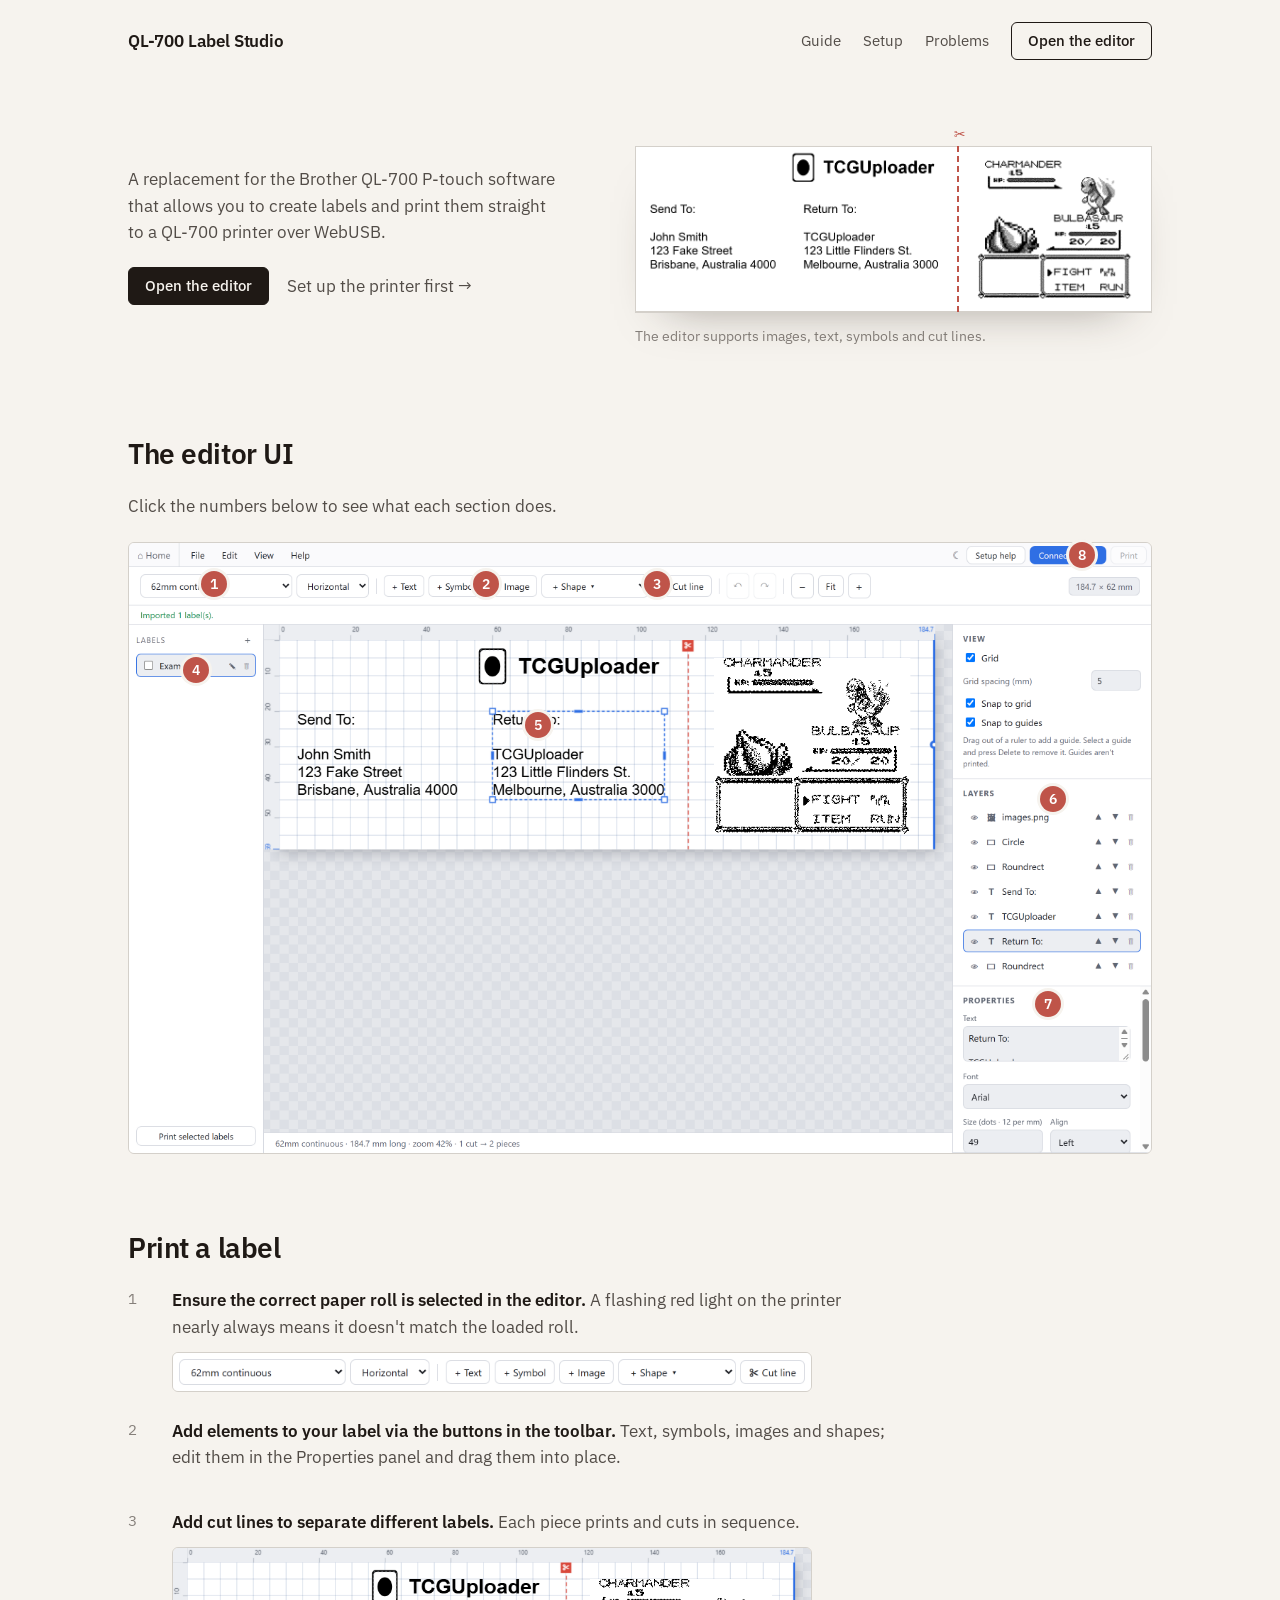
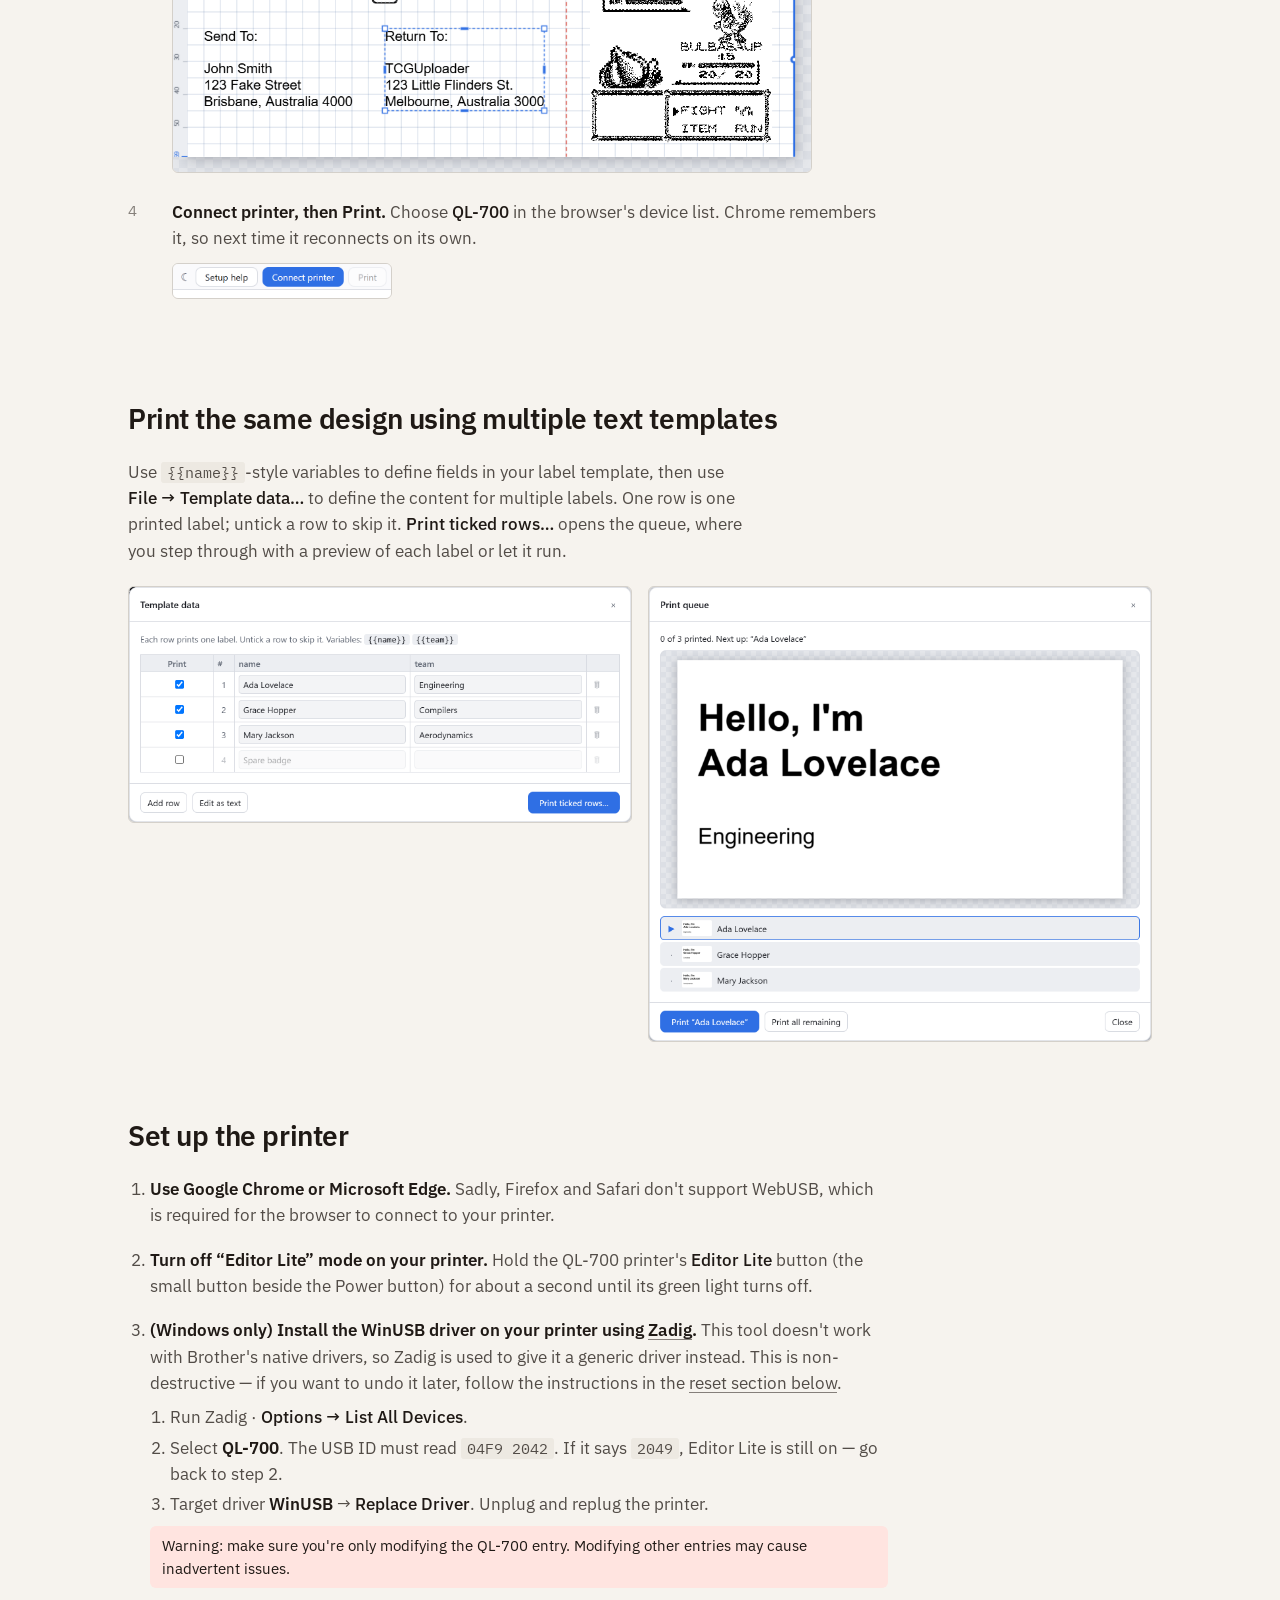
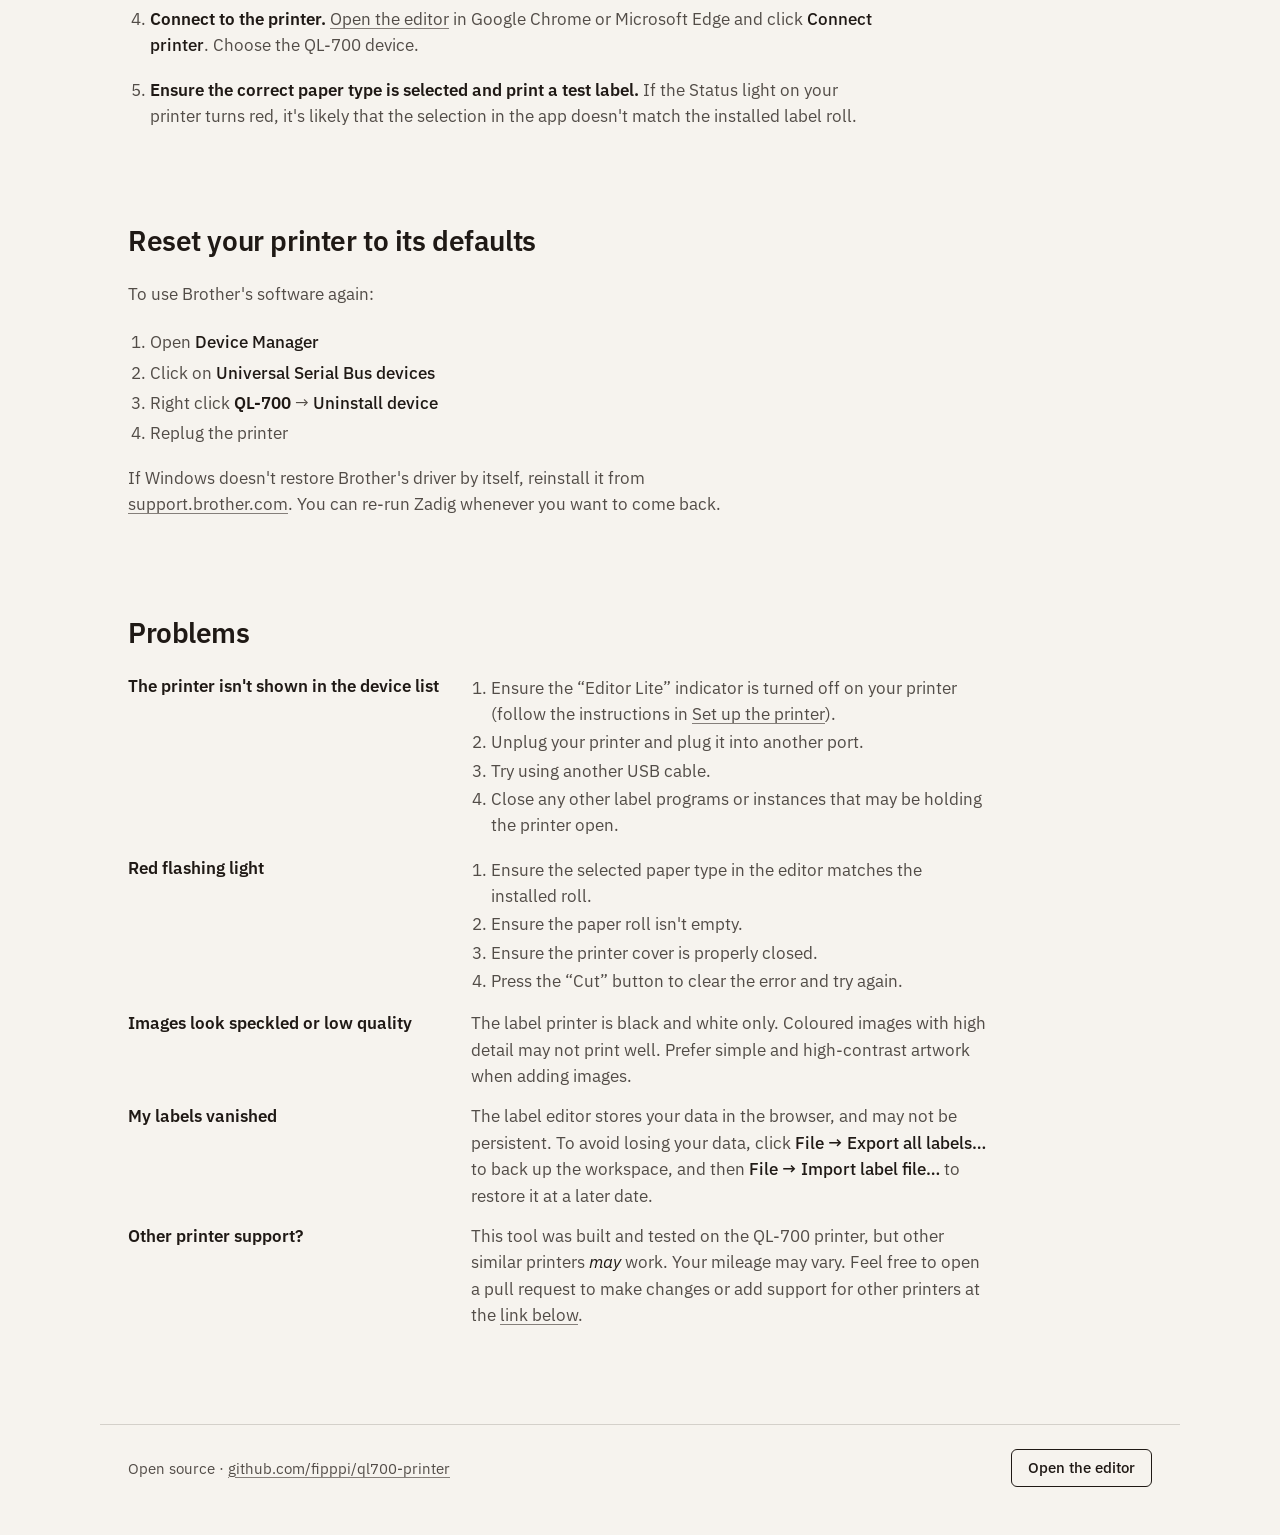
<file: index.html>
<!DOCTYPE html>
<html lang="en">
<head>
  <meta charset="UTF-8" />
  <meta name="viewport" content="width=device-width, initial-scale=1.0" />
  <title>QL-700 Label Studio</title>
  <meta name="description" content="Design and print labels on a Brother QL-700 from Chrome or Edge. No Brother drivers or software — the app drives the printer over WebUSB and runs entirely on your device." />
  <meta name="theme-color" content="#f5f2ec" />
  <link rel="manifest" href="manifest.webmanifest" />
  <link rel="icon" href="icons/icon-192.png" type="image/png" />
  <link rel="preconnect" href="https://fonts.googleapis.com" />
  <link rel="preconnect" href="https://fonts.gstatic.com" crossorigin />
  <link rel="stylesheet" href="https://fonts.googleapis.com/css2?family=IBM+Plex+Sans:ital,wght@0,400;0,500;0,600;1,400&family=IBM+Plex+Mono:wght@400;500&display=swap" />
  <link rel="stylesheet" href="landing.css" />
</head>
<body>
  <header class="top">
    <a class="brand" href="./">QL-700 Label Studio</a>
    <nav>
      <a href="#editor">Guide</a>
      <a href="#setup">Setup</a>
      <a href="#problems">Problems</a>
      <a class="btn" href="app.html">Open the editor</a>
    </nav>
  </header>

  <main>
    <section class="hero">
      <div class="hero-text">
        <p class="lede">A replacement for the Brother QL&#8209;700 P&#8209;touch software that allows you to create labels and print them straight to a QL&#8209;700 printer over WebUSB.</p>
        <p class="cta"><a class="btn primary" href="app.html">Open the editor</a> <a class="quiet" href="#setup">Set up the printer first →</a></p>
        <p id="browser-note" class="hidden notice">This browser has no WebUSB, so it can design but not print. Use Google Chrome or Microsoft Edge to print.</p>
      </div>
      <figure class="strip">
        <div class="paper">
          <img src="img/example-label.png" alt="Example label as it will print: a TCGUploader header with a logo, Send To and Return To address blocks, a cut line, then a dithered Game Boy battle screenshot." width="2182" height="696" />
          <span class="cutmark" style="left:62.3%"></span>
        </div>
        <figcaption>The editor supports images, text, symbols and cut lines.</figcaption>
      </figure>
    </section>

    <section id="editor" class="sec">
      <h2>The editor UI</h2>
      <p>Click the numbers below to see what each section does.</p>
      <figure class="annot">
        <img src="img/editor.png" alt="The QL-700 Label Studio editor with the example label open." width="2880" height="1720" />
        <button type="button" class="pin tip-left" style="left:8.4%;top:6.9%" aria-describedby="tip1">1<span class="tip" role="tooltip" id="tip1"><b>Label type</b>Match the roll that's loaded into your printer. For a continuous tape, drag the label's right edge to set its length.</span></button>
        <button type="button" class="pin" style="left:35%;top:6.9%" aria-describedby="tip2">2<span class="tip" role="tooltip" id="tip2"><b>Add elements</b>Text, symbols / glyphs, images (automatically dithered in black and white) or primitive shapes. Elements can be scaled, stretched and rotated.</span></button>
        <button type="button" class="pin" style="left:51.7%;top:6.9%" aria-describedby="tip3">3<span class="tip" role="tooltip" id="tip3"><b>Cut line</b>Add one or more cut lines to automatically separate the label into multiple parts while printing.</span></button>
        <button type="button" class="pin tip-left" style="left:6.6%;top:21%" aria-describedby="tip4">4<span class="tip" role="tooltip" id="tip4"><b>Labels</b>Create multiple labels in a single workspace that you can switch between. Auto saves in your browser.</span></button>
        <button type="button" class="pin" style="left:40%;top:30%" aria-describedby="tip5">5<span class="tip" role="tooltip" id="tip5"><b>Canvas</b>Rulers in millimetres. Drag from a ruler to add guide lines to help with positioning, similar to popular graphic design tools.</span></button>
        <button type="button" class="pin tip-right" style="left:90.3%;top:42%" aria-describedby="tip6">6<span class="tip" role="tooltip" id="tip6"><b>Layers</b>Order, show / hide and delete layers.</span></button>
        <button type="button" class="pin tip-right tip-up" style="left:89.8%;top:75.5%" aria-describedby="tip7">7<span class="tip" role="tooltip" id="tip7"><b>Properties</b>Refine the selected element's properties, such as font, size, alignment, fill etc.</span></button>
        <button type="button" class="pin tip-right" style="left:93.2%;top:2.2%" aria-describedby="tip8">8<span class="tip" role="tooltip" id="tip8"><b>Connect</b>Click to connect an attached printer (Chrome and Edge browsers only).</span></button>
      </figure>
    </section>

    <section class="sec">
      <h2>Print a label</h2>
      <ol class="steps">
        <li>
          <p><b>Ensure the correct paper roll is selected in the editor.</b> A flashing red light on the printer nearly always means it doesn't match the loaded roll.</p>
          <img src="img/toolbar.png" alt="The toolbar: tape dropdown, orientation, add text / symbol / image / shape, cut line." width="1642" height="98" />
        </li>
        <li><p><b>Add elements to your label via the buttons in the toolbar.</b> Text, symbols, images and shapes; edit them in the Properties panel and drag them into place.</p></li>
        <li><p><b>Add cut lines to separate different labels.</b> Each piece prints and cuts in sequence.</p>
          <img class="shadow" src="img/canvas.png" alt="The canvas showing the example label with a dashed red cut line between the addresses and the picture." width="1940" height="680" /></li>
        <li>
          <p><b>Connect printer, then Print.</b> Choose <i>QL-700</i> in the browser's device list. Chrome remembers it, so next time it reconnects on its own.</p>
          <img src="img/connect.png" alt="Setup help, Connect printer and Print buttons." width="580" height="90" />
        </li>
      </ol>
    </section>

    <section class="sec">
      <h2>Print the same design using multiple text templates</h2>
      <p>Use <code>{{name}}</code>-style variables to define fields in your label template, then use <i>File → Template data…</i> to define the content for multiple labels. One row is one printed label; untick a row to skip it. <i>Print ticked rows…</i> opens the queue, where you step through with a preview of each label or let it run.</p>
      <div class="pair">
        <img class="shadow" src="img/template.png" alt="Template data table with name and team columns and four rows." width="1520" height="712" />
        <img class="shadow" src="img/queue.png" alt="Print queue showing a preview of the first name badge and the list of rows to print." width="1520" height="1376" />
      </div>
    </section>

    <section id="setup" class="sec">
      <h2>Set up the printer</h2>
      <ol class="setup">
        <li><b>Use Google Chrome or Microsoft Edge.</b> Sadly, Firefox and Safari don't support WebUSB, which is required for the browser to connect to your printer.</li>
        <li><b>Turn off “Editor Lite” mode on your printer.</b> Hold the QL-700 printer's <i>Editor Lite</i> button (the small button beside the Power button) for about a second until its green light turns off.</li>
        <li><b>(Windows only) Install the WinUSB driver on your printer using <a href="https://zadig.akeo.ie" target="_blank" rel="noopener">Zadig</a>.</b> This tool doesn't work with Brother's native drivers, so Zadig is used to give it a generic driver instead. This is non-destructive — if you want to undo it later, follow the instructions in the <a href="#revert">reset section below</a>.
          <ol>
            <li>Run Zadig · <i>Options → List All Devices</i>.</li>
            <li>Select <b>QL-700</b>. The USB ID must read <code>04F9 2042</code>. If it says <code>2049</code>, Editor Lite is still on — go back to step 2.</li>
            <li>Target driver <b>WinUSB</b> → <i>Replace Driver</i>. Unplug and replug the printer.</li>
          </ol>
          <span class="note">Warning: make sure you're only modifying the QL-700 entry. Modifying other entries may cause inadvertent issues.</span>
        </li>
        <li><b>Connect to the printer.</b> <a href="app.html">Open the editor</a> in Google Chrome or Microsoft Edge and click <i>Connect printer</i>. Choose the QL-700 device.</li>
        <li><b>Ensure the correct paper type is selected and print a test label.</b> If the Status light on your printer turns red, it's likely that the selection in the app doesn't match the installed label roll.</li>
      </ol>
    </section>

    <section id="revert" class="sec">
      <h2>Reset your printer to its defaults</h2>
      <p>To use Brother's software again:</p>
      <ol>
        <li>Open <i>Device Manager</i></li>
        <li>Click on <i>Universal Serial Bus devices</i></li>
        <li>Right click <b>QL-700</b> → <i>Uninstall device</i></li>
        <li>Replug the printer</li>
      </ol>
      <p>If Windows doesn't restore Brother's driver by itself, reinstall it from <a href="https://support.brother.com" target="_blank" rel="noopener">support.brother.com</a>. You can re-run Zadig whenever you want to come back.</p>
    </section>

    <section id="problems" class="sec">
      <h2>Problems</h2>
      <dl>
        <dt>The printer isn't shown in the device list</dt>
        <dd>
          <ol>
            <li>Ensure the “Editor Lite” indicator is turned off on your printer (follow the instructions in <a href="#setup">Set up the printer</a>).</li>
            <li>Unplug your printer and plug it into another port.</li>
            <li>Try using another USB cable.</li>
            <li>Close any other label programs or instances that may be holding the printer open.</li>
          </ol>
        </dd>
        <dt>Red flashing light</dt>
        <dd>
          <ol>
            <li>Ensure the selected paper type in the editor matches the installed roll.</li>
            <li>Ensure the paper roll isn't empty.</li>
            <li>Ensure the printer cover is properly closed.</li>
            <li>Press the “Cut” button to clear the error and try again.</li>
          </ol>
        </dd>
        <dt>Images look speckled or low quality</dt>
        <dd>The label printer is black and white only. Coloured images with high detail may not print well. Prefer simple and high-contrast artwork when adding images.</dd>
        <dt>My labels vanished</dt>
        <dd>The label editor stores your data in the browser, and may not be persistent. To avoid losing your data, click <i>File → Export all labels…</i> to back up the workspace, and then <i>File → Import label file…</i> to restore it at a later date.</dd>
        <dt>Other printer support?</dt>
        <dd>This tool was built and tested on the QL-700 printer, but other similar printers <em>may</em> work. Your mileage may vary. Feel free to open a pull request to make changes or add support for other printers at the <a href="https://github.com/fipppi/ql700-printer" target="_blank" rel="noopener">link below</a>.</dd>
      </dl>
    </section>
  </main>

  <footer class="foot">
    <span>Open source · <a href="https://github.com/fipppi/ql700-printer" target="_blank" rel="noopener">github.com/fipppi/ql700-printer</a></span>
    <a class="btn" href="app.html">Open the editor</a>
  </footer>

  <script>
    if (!('usb' in navigator)) document.getElementById('browser-note').classList.remove('hidden');
    // Callout pins: hover/focus shows the tip via CSS; a tap (touch, no hover) toggles it.
    const pins = [...document.querySelectorAll('.annot .pin')];
    const closeAll = (except) => pins.forEach((p) => { if (p !== except) p.classList.remove('open'); });
    pins.forEach((p) => p.addEventListener('click', (e) => { e.stopPropagation(); closeAll(p); p.classList.toggle('open'); }));
    document.addEventListener('click', () => closeAll());
    document.addEventListener('keydown', (e) => { if (e.key === 'Escape') closeAll(); });
    if ('serviceWorker' in navigator && location.hostname !== 'localhost' && location.hostname !== '127.0.0.1') {
      navigator.serviceWorker.register('./sw.js').catch(() => {});
    }
  </script>
</body>
</html>
</file>
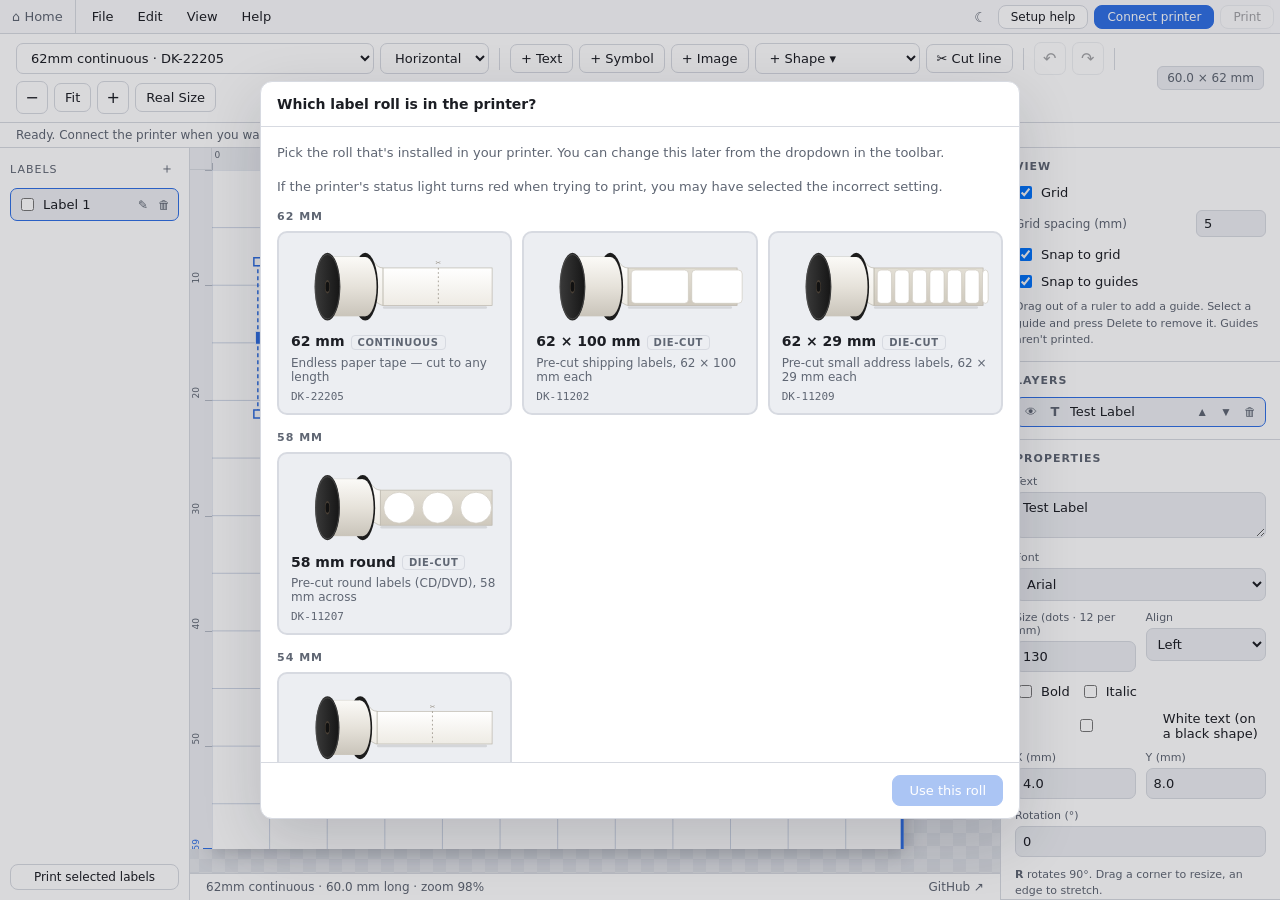
<file: app.html>
<!DOCTYPE html>
<html lang="en">
<head>
  <meta charset="UTF-8" />
  <meta name="viewport" content="width=device-width, initial-scale=1.0" />
  <title>QL-700 Label Studio</title>
  <meta name="theme-color" content="#fafafc" />
  <link rel="manifest" href="manifest.webmanifest" />
  <link rel="icon" href="icons/icon-192.png" type="image/png" />
  <script>
    // Apply the saved theme before the stylesheet paints so there's no flash. Light is the default.
    try { document.documentElement.dataset.theme = localStorage.getItem('ql700-theme') === 'dark' ? 'dark' : 'light'; } catch (_) {}
  </script>
  <link rel="stylesheet" href="style.css" />
</head>
<body>
  <!-- traditional menu bar -->
  <nav class="menubar" id="menubar">
    <a class="menubar-home" href="./" title="Home page: introduction and printer setup guide">⌂ Home</a>
    <div class="menu" data-menu="file">File
      <div class="dropdown">
        <button data-action="new-label">New label</button>
        <button data-action="import">Import label file…</button>
        <button data-action="import-pdf">Import shipping PDF…</button>
        <div class="mdiv"></div>
        <button data-action="export-label">Export this label…</button>
        <button data-action="export-project">Export all labels…</button>
        <div class="mdiv"></div>
        <button data-action="template">Template data…</button>
        <button data-action="print-selected">Print selected labels</button>
      </div>
    </div>
    <div class="menu" data-menu="edit">Edit
      <div class="dropdown">
        <button data-action="undo">Undo <span class="ks">Ctrl+Z</span></button>
        <button data-action="redo">Redo <span class="ks">Ctrl+Y</span></button>
        <div class="mdiv"></div>
        <button data-action="cut">Cut <span class="ks">Ctrl+X</span></button>
        <button data-action="copy">Copy <span class="ks">Ctrl+C</span></button>
        <button data-action="paste">Paste <span class="ks">Ctrl+V</span></button>
        <button data-action="delete">Delete <span class="ks">Del</span></button>
      </div>
    </div>
    <div class="menu" data-menu="view">View
      <div class="dropdown">
        <button data-action="toggle-grid" data-check="grid"><span class="tick">✓</span>Grid</button>
        <button data-action="toggle-snap-grid" data-check="snapGrid"><span class="tick">✓</span>Snap to grid</button>
        <button data-action="toggle-snap-guides" data-check="snapGuides"><span class="tick">✓</span>Snap to guides</button>
        <div class="mdiv"></div>
        <button data-action="zoom-in">Zoom in</button>
        <button data-action="zoom-out">Zoom out</button>
        <button data-action="zoom-fit">Fit label to window</button>
        <button data-action="toggle-real-size" data-check="realSize"><span class="tick">✓</span>Real Size</button>
        <div class="mdiv"></div>
        <button data-action="toggle-theme" data-check="dark"><span class="tick">✓</span>Dark theme</button>
      </div>
    </div>
    <div class="menu" data-menu="about">Help
      <div class="dropdown">
        <button data-action="help">Printer setup &amp; printing…</button>
        <button data-action="roll">Choose label roll…</button>
        <button data-action="home">Home page (full guide)</button>
        <div class="mdiv"></div>
        <button data-action="about">About QL-700 Label Studio</button>
      </div>
    </div>
    <div class="menubar-spacer"></div>
    <div class="menubar-conn">
      <button id="theme-btn" class="mini" title="Switch to dark theme">☾</button>
      <button id="help-btn" class="btn sm">Setup help</button>
      <button id="connect" class="btn primary sm" title="Connect to the QL-700 over USB">Connect printer</button>
      <button id="print" class="btn sm" disabled title="Connect the printer first">Print</button>
    </div>
  </nav>

  <header>
    <div class="toolbar">
      <select id="media" class="ctl" title="Tape — choose the roll that's loaded in the printer"></select>
      <select id="orientation" class="ctl" title="How the label is shown on screen">
        <option value="h">Horizontal</option>
        <option value="v">Vertical</option>
      </select>
      <span class="sep"></span>
      <button id="add-text" class="ctl" title="Add a text layer">+ Text</button>
      <button id="add-symbol" class="ctl" title="Add a symbol (★ ✓ ⚠ …)">+ Symbol</button>
      <button id="add-image" class="ctl" title="Add an image — it's converted to black &amp; white dots">+ Image</button>
      <select id="add-shape" class="ctl" title="Add a shape">
        <option value="">+ Shape ▾</option>
        <option value="rect">Rectangle</option>
        <option value="square">Square</option>
        <option value="roundrect">Rounded rectangle</option>
        <option value="circle">Circle</option>
      </select>
      <button id="add-cut" class="ctl" title="Add a cut line — the printer cuts the label into pieces here">✂ Cut line</button>
      <button id="tpl-btn" class="ctl accent hidden" title="Fill in the {{variables}} used on this label">▦ Template data</button>
      <input id="image-file" type="file" accept="image/*" hidden />
      <input id="import-file" type="file" accept=".json,application/json" hidden />
      <input id="import-pdf-file" type="file" accept=".pdf,application/pdf" multiple hidden />
      <span class="sep"></span>
      <button id="undo" class="ctl icon" title="Undo (Ctrl+Z)" disabled>↶</button>
      <button id="redo" class="ctl icon" title="Redo (Ctrl+Y)" disabled>↷</button>
      <span class="sep"></span>
      <button id="zoom-out" class="ctl icon" title="Zoom out">−</button>
      <button id="zoom-fit" class="ctl" title="Fit the label to the window">Fit</button>
      <button id="zoom-in" class="ctl icon" title="Zoom in">+</button>
      <button id="real-size" class="ctl toggle" title="Show the label at roughly its printed size (assumes a 96 dpi display). Click again to go back.">Real Size</button>
    </div>
    <div class="conn">
      <span id="dims-badge" class="badge" title="Label size: length × tape width"></span>
    </div>
  </header>

  <div id="status" class="status info">Ready.</div>

  <main>
    <aside class="filepicker">
      <div class="fp-head">
        <span>Labels</span>
        <button id="new-label" class="mini" title="New label">＋</button>
      </div>
      <div id="label-list" class="label-list"></div>
      <button id="print-selected" class="btn small full" title="Print every label ticked above, one after another">Print selected labels</button>
    </aside>

    <section class="stage-wrap">
      <div id="stage" class="stage">
        <div class="ruler-corner"></div>
        <canvas id="ruler-top" class="ruler-top"></canvas>
        <canvas id="ruler-left" class="ruler-left"></canvas>
        <div id="surface" class="surface">
          <canvas id="label" class="label-canvas"></canvas>
          <canvas id="overlay" class="overlay-canvas"></canvas>
        </div>
      </div>
      <div class="readout">
        <span id="readout"></span>
        <a class="readout-link" href="https://github.com/fipppi/ql700-printer" target="_blank" rel="noopener" title="Source code, issues and pull requests on GitHub">GitHub ↗</a>
      </div>
    </section>

    <aside class="sidebar">
      <div class="panel">
        <h2>View</h2>
        <div class="view-controls">
          <label class="chk"><input id="grid-on" type="checkbox" checked> Grid</label>
          <label class="vf">Grid spacing (mm)<input id="grid-size" type="number" min="1" max="30" step="0.5" value="5"></label>
          <label class="chk"><input id="snap-grid" type="checkbox" checked> Snap to grid</label>
          <label class="chk"><input id="snap-guides" type="checkbox" checked> Snap to guides</label>
          <div class="hint">Drag out of a ruler to add a guide. Select a guide and press Delete to remove it. Guides aren't printed.</div>
        </div>
      </div>
      <div class="panel">
        <h2>Layers</h2>
        <div id="layers" class="layers"></div>
      </div>
      <div class="panel grow">
        <h2>Properties</h2>
        <div id="props" class="props"></div>
      </div>
    </aside>
  </main>

  <!-- template data modal -->
  <div id="modal" class="modal hidden">
    <div class="modal-box">
      <div class="modal-head"><span>Template data</span><button id="modal-close" class="mini">×</button></div>
      <div class="modal-body">
        <div id="tpl-info" class="tpl-info"></div>
        <div class="tpl-table-wrap"><table id="tpl-table"></table></div>
        <textarea id="tpl-text" class="tpl-text hidden" spellcheck="false"></textarea>
      </div>
      <div class="modal-foot">
        <button id="tpl-add-row" class="ctl">Add row</button>
        <button id="tpl-free" class="ctl" title="Paste or type all rows as plain text">Edit as text</button>
        <span class="menubar-spacer"></span>
        <button id="tpl-print" class="btn primary">Print ticked rows…</button>
      </div>
    </div>
  </div>

  <!-- print queue modal -->
  <div id="printq" class="modal hidden">
    <div class="modal-box">
      <div class="modal-head"><span>Print queue</span><button id="pq-close" class="mini">×</button></div>
      <div class="modal-body">
        <div id="pq-progress" class="pq-progress"></div>
        <div id="pq-preview-wrap" class="pq-preview-wrap"><img id="pq-preview" class="pq-preview" alt="Preview of the selected label"></div>
        <div id="pq-list" class="pq-list"></div>
      </div>
      <div class="modal-foot">
        <button id="pq-next" class="btn primary">Print next ▶</button>
        <button id="pq-auto" class="ctl" title="Print every remaining label without stopping">Print all remaining</button>
        <span class="menubar-spacer"></span>
        <button id="pq-cancel" class="ctl">Cancel</button>
      </div>
    </div>
  </div>

  <!-- help modal -->
  <div id="help" class="modal hidden">
    <div class="modal-box">
      <div class="modal-head"><span>Printer setup &amp; printing</span><button id="help-close" class="mini">×</button></div>
      <div class="modal-body help-body">
        <p class="muted">Setup is a one-time job. The <a href="./">home page</a> has the same steps with screenshots.</p>

        <h3>1. Use Chrome or Edge</h3>
        <p>Printing uses WebUSB, which Firefox and Safari don't support. Open this page over HTTPS or <code>http://localhost</code>, not from a <code>file://</code> path.</p>

        <h3>2. Turn off Editor Lite on the printer</h3>
        <p>While the green <b>Editor Lite</b> light is on, the printer pretends to be a USB flash drive. <b>Hold the Editor Lite button for about a second until the light goes out.</b></p>

        <h3>3. Windows only: swap the driver with Zadig</h3>
        <p>Brother's driver blocks the browser, so give the printer the generic <b>WinUSB</b> driver instead. macOS and Linux usually don't need this.</p>
        <ol>
          <li>Download <b>Zadig</b> from <a href="https://zadig.akeo.ie" target="_blank" rel="noopener">zadig.akeo.ie</a> and run it.</li>
          <li>Choose <b>Options → List All Devices</b>.</li>
          <li>Select <b>QL-700</b> in the dropdown. The USB ID must read <code>04F9&nbsp;2042</code>. If it reads <code>2049</code>, Editor Lite is still on — go back to step 2.</li>
          <li>Set the target driver to <b>WinUSB</b> and click <b>Replace Driver</b>.</li>
          <li>Unplug the printer and plug it back in.</li>
        </ol>
        <p class="warn">Only change the QL-700 entry. Brother's own software won't print again until you restore its driver (step 6).</p>

        <h3>4. Connect</h3>
        <p>Click <b>Connect printer</b> (top right) and pick <b>QL-700</b> in the browser's device list. The status line turns green. Next time, the printer reconnects by itself.</p>

        <h3>5. Print</h3>
        <ul>
          <li>Choose the tape in the toolbar to match the roll that's loaded: <b>62 mm</b> or <b>29 mm continuous</b>, or a die-cut size such as <b>29×90 mm address labels</b>.</li>
          <li>Design the label, then click <b>Print</b>.</li>
          <li>A <b>flashing red light</b> on the printer almost always means the tape chosen here doesn't match the roll. Pick the matching size and press the printer's cut button to clear the error.</li>
        </ul>

        <h3>6. Restore Brother's driver</h3>
        <p>Open <b>Device Manager</b>, expand <b>Universal Serial Bus devices</b>, right-click <b>QL-700</b> → <b>Uninstall device</b> with <i>Attempt to remove the driver</i> ticked, then replug the printer. If Windows doesn't restore Brother's driver by itself, reinstall it from Brother's website.</p>
      </div>
    </div>
  </div>

  <!-- first-run: which label roll is loaded? -->
  <div id="roll-modal" class="modal hidden">
    <div class="modal-box">
      <div class="modal-head"><span>Which label roll is in the printer?</span><button id="roll-close" class="mini" title="Close">×</button></div>
      <div class="modal-body">
        <p class="roll-intro">Pick the roll that's installed in your printer. You can change this later from the dropdown in the toolbar.</p>
        <p class="roll-intro">If the printer's status light turns red when trying to print, you may have selected the incorrect setting.</p>
        <div id="roll-grid" class="roll-grid"></div>
      </div>
      <div class="modal-foot">
        <span class="menubar-spacer"></span>
        <button id="roll-use" class="btn primary" disabled>Use this roll</button>
      </div>
    </div>
  </div>

  <!-- unsupported browser warning -->
  <div id="browser-warn" class="modal hidden">
    <div class="modal-box sm">
      <div class="modal-head"><span>This browser can't print</span><button id="bw-close" class="mini">×</button></div>
      <div class="modal-body help-body">
        <p>Printing needs <b>WebUSB</b>, which only <b>Google Chrome</b>, <b>Microsoft Edge</b> and other Chromium browsers support.</p>
        <p>You can still design and export labels here. To print, open this page in Chrome or Edge.</p>
      </div>
    </div>
  </div>

  <!-- about modal -->
  <div id="about" class="modal hidden">
    <div class="modal-box sm">
      <div class="modal-head"><span>About</span><button id="about-close" class="mini">×</button></div>
      <div class="modal-body about-body">
        <p>This is a label editor / printer tool for the Brother QL-700 printer that runs solely in the browser without the need for proprietary Brother software (eg. P-Touch).</p>
        <p>Currently supports only the QL-700 printer. Feel free to open PRs or issues on <a href="https://github.com/fipppi/ql700-printer" target="_blank" rel="noopener">GitHub</a>.</p>
        <p class="muted">Vibe coded with love by <a href="https://github.com/fipppi" target="_blank" rel="noopener">fipppi</a>.</p>
      </div>
    </div>
  </div>

  <script type="module" src="js/app.js"></script>
  <script>
    // Offline support (GitHub Pages / any HTTPS host). Skipped on localhost so a
    // dev server's edits aren't masked by the cache.
    if ('serviceWorker' in navigator && location.hostname !== 'localhost' && location.hostname !== '127.0.0.1') {
      navigator.serviceWorker.register('./sw.js').catch(() => {});
    }
  </script>
</body>
</html>
</file>
<file: landing.css>
/* landing.css — a quiet, paper-and-ink page for the QL-700 Label Studio guide.
   Warm off-white ground (thermal paper), near-black ink, one muted accent used
   only where it means something (the cut-line coral on cut marks and callouts). */
:root {
  --paper: oklch(96.5% 0.008 80);
  --paper-2: oklch(93.5% 0.010 80);
  --ink: oklch(22% 0.012 60);
  --ink-2: oklch(42% 0.012 60);
  --ink-3: oklch(60% 0.010 60);
  --rule: oklch(86% 0.010 80);
  --accent: oklch(58% 0.14 28);      /* cut-line coral, toned down */
  --accent-soft: oklch(94% 0.03 28);
  --sans: "IBM Plex Sans", "Segoe UI", system-ui, sans-serif;
  --mono: "IBM Plex Mono", ui-monospace, Consolas, monospace;
  --measure: 62ch;
}
* { box-sizing: border-box; }
html { scroll-behavior: smooth; }
body {
  margin: 0; background: var(--paper); color: var(--ink);
  font-family: var(--sans); font-size: 17px; line-height: 1.55;
  -webkit-font-smoothing: antialiased;
}
a { color: inherit; text-underline-offset: 3px; text-decoration-color: var(--ink-3); }
a:hover { text-decoration-color: var(--ink); }
b { font-weight: 600; }
i { font-style: normal; color: var(--ink); font-weight: 500; }
code, kbd { font-family: var(--mono); font-size: 0.86em; background: var(--paper-2); padding: 1px 6px; border-radius: 3px; }
img { max-width: 100%; height: auto; display: block; }
.hidden { display: none !important; }
.muted { color: var(--ink-2); }

.btn {
  display: inline-block; padding: 9px 16px; border-radius: 6px; border: 1px solid var(--ink);
  color: var(--ink); text-decoration: none; font-weight: 500; font-size: 15px; line-height: 1.2;
  transition: background .15s cubic-bezier(.22,1,.36,1), color .15s cubic-bezier(.22,1,.36,1);
}
.btn:hover { background: var(--ink); color: var(--paper); }
.btn.primary { background: var(--ink); color: var(--paper); }
.btn.primary:hover { background: oklch(32% 0.012 60); }
.quiet { color: var(--ink-2); text-decoration: none; margin-left: 18px; }
.quiet:hover { color: var(--ink); }

/* header */
.top {
  display: flex; align-items: center; justify-content: space-between; gap: 24px;
  max-width: 1080px; margin: 0 auto; padding: 22px 28px;
}
.brand { font-weight: 600; text-decoration: none; letter-spacing: -0.01em; }
.top nav { display: flex; align-items: center; gap: 22px; font-size: 15px; }
.top nav a:not(.btn) { color: var(--ink-2); text-decoration: none; }
.top nav a:not(.btn):hover { color: var(--ink); }

/* layout */
main { max-width: 1080px; margin: 0 auto; padding: 0 28px; }
.sec { padding: clamp(40px, 7vw, 72px) 0 0; }
.sec > h2 { font-size: clamp(22px, 2.6vw, 28px); font-weight: 600; letter-spacing: -0.015em; margin: 0 0 18px; }
.sec > p { max-width: var(--measure); margin: 0 0 22px; color: var(--ink-2); }
.sec > p i, .sec > p b { color: var(--ink); }

/* hero: text on the left, the printed strip on the right */
.hero { display: grid; grid-template-columns: minmax(0, 5fr) minmax(0, 6fr); gap: clamp(32px, 6vw, 80px); align-items: center; padding: clamp(32px, 6vw, 64px) 0 12px; }
.hero p { color: var(--ink-2); margin: 0 0 22px; max-width: 46ch; }
.cta { display: flex; align-items: center; flex-wrap: wrap; }
.notice { font-size: 15px; padding: 10px 14px; background: var(--accent-soft); border-radius: 6px; color: var(--ink); }

.strip { margin: 0; }
.paper { position: relative; background: #fbfaf7; border: 1px solid var(--rule); box-shadow: 0 1px 0 var(--rule), 0 24px 48px -32px oklch(30% 0.02 60 / 0.5); }
.paper img { image-rendering: auto; }
.cutmark { position: absolute; top: -1px; bottom: -1px; border-left: 2px dashed var(--accent); }
.cutmark::before { content: "✂"; position: absolute; top: -22px; left: -8px; color: var(--accent); font-size: 14px; background: var(--paper); padding: 0 3px; }
.strip figcaption { font-size: 14px; color: var(--ink-3); margin-top: 14px; }

/* annotated editor screenshot: numbered pins with hover / focus / tap tooltips */
.annot { position: relative; margin: 0; }
.annot > img { border: 1px solid var(--rule); border-radius: 6px; }
.pin {
  position: absolute; transform: translate(-50%, -50%); width: 26px; height: 26px; border-radius: 50%; border: 0; padding: 0;
  background: var(--accent); color: #fff; font: 600 14px/1 var(--sans); display: grid; place-items: center; cursor: pointer;
  box-shadow: 0 0 0 3px var(--paper); transition: box-shadow .15s cubic-bezier(.22,1,.36,1);
}
.pin:hover, .pin:focus-visible, .pin.open { box-shadow: 0 0 0 3px var(--paper), 0 0 0 5px var(--accent); z-index: 3; }
.pin:focus-visible { outline: 2px solid var(--ink); outline-offset: 3px; }
.tip {
  position: absolute; top: calc(100% + 10px); left: 50%; transform: translateX(-50%);
  width: max-content; max-width: min(280px, 78vw); padding: 10px 13px; border-radius: 8px; text-align: left;
  background: var(--ink); color: var(--paper); font: 400 14px/1.45 var(--sans); cursor: default;
  box-shadow: 0 10px 30px -10px oklch(20% 0.02 60 / 0.6);
  opacity: 0; visibility: hidden; transition: opacity .12s ease-out, visibility .12s;
}
.tip b { display: block; color: #fff; font-weight: 600; margin-bottom: 3px; }
.tip i { color: #fff; }
.tip kbd { background: oklch(35% 0.012 60); color: #fff; border: 0; }
.tip::before { content: ""; position: absolute; bottom: 100%; left: 50%; margin-left: -6px; border: 6px solid transparent; border-bottom-color: var(--ink); }
.pin:hover .tip, .pin:focus-visible .tip, .pin.open .tip { opacity: 1; visibility: visible; }
/* anchor the bubble to the pin's edge near the screenshot's sides, or open upward near the bottom */
.pin.tip-left .tip { left: -8px; transform: none; }
.pin.tip-left .tip::before { left: 14px; margin-left: 0; }
.pin.tip-right .tip { left: auto; right: -8px; transform: none; }
.pin.tip-right .tip::before { left: auto; right: 14px; margin-left: 0; }
.pin.tip-up .tip { top: auto; bottom: calc(100% + 10px); }
.pin.tip-up .tip::before { bottom: auto; top: 100%; border-bottom-color: transparent; border-top-color: var(--ink); }

/* numbered steps with inline crops */
.steps { list-style: none; padding: 0; margin: 0; counter-reset: s; max-width: 760px; }
.steps li { counter-increment: s; position: relative; padding: 0 0 26px 44px; }
.steps li::before { content: counter(s); position: absolute; left: 0; top: 0; font-family: var(--mono); color: var(--ink-3); font-size: 15px; line-height: 1.55; }
.steps p { margin: 0 0 12px; color: var(--ink-2); }
.steps p b, .steps p i { color: var(--ink); }
.steps img { border: 1px solid var(--rule); border-radius: 6px; }
.steps img[src$="toolbar.png"] { max-width: 640px; }
.steps img[src$="connect.png"] { max-width: 220px; }
.steps img[src$="canvas.png"] { max-width: 640px; }
.sec > img.shadow { max-width: 820px; }
.shadow { border: 1px solid var(--rule); border-radius: 6px; }
.pair { display: grid; grid-template-columns: 1fr 1fr; gap: 16px; align-items: start; }

/* setup */
.setup { max-width: 760px; padding-left: 22px; margin: 0 0 8px; }
.setup > li { margin: 0 0 18px; color: var(--ink-2); }
.setup > li b, .setup > li i { color: var(--ink); }
.setup ol { margin: 8px 0; padding-left: 20px; }
.setup ol li { margin: 4px 0; }
.setup .note { display: block; margin-top: 8px; padding: 8px 12px; background: var(--accent-soft); border-radius: 6px; font-size: 15px; color: var(--ink); }

/* reset */
#revert ol { max-width: var(--measure); padding-left: 22px; margin: 0 0 18px; color: var(--ink-2); }
#revert li { margin: 4px 0; }
#revert li b, #revert li i { color: var(--ink); }

/* problems */
dl { display: grid; grid-template-columns: max-content 1fr; gap: 14px 32px; max-width: 860px; margin: 0; }
dt { font-weight: 600; }
dd { margin: 0; color: var(--ink-2); }
dd i, dd em { color: var(--ink); }
dd em { font-style: italic; }
dd ol { margin: 0; padding-left: 20px; }
dd li { margin: 2px 0; }

.foot {
  display: flex; align-items: center; justify-content: space-between; gap: 16px; flex-wrap: wrap;
  max-width: 1080px; margin: clamp(56px, 8vw, 96px) auto 0; padding: 24px 28px 48px; border-top: 1px solid var(--rule);
  font-size: 15px; color: var(--ink-2);
}

@media (max-width: 860px) {
  .hero { grid-template-columns: 1fr; }
  .pair { grid-template-columns: 1fr; }
  dl { grid-template-columns: 1fr; gap: 4px 0; }
  dd { margin-bottom: 12px; }
  .top nav a:not(.btn) { display: none; }
  .pin { width: 22px; height: 22px; font-size: 12px; }
}
@media (prefers-reduced-motion: reduce) { html { scroll-behavior: auto; } .btn { transition: none; } }
</file>
<file: style.css>
/* style.css — editor UI. All colours are theme tokens; light is the default and
   <html data-theme="dark"> switches the palette. Canvas drawing (rulers, handles,
   guides, cut lines) reads the same tokens via getComputedStyle in app.js. */
:root {
  --bg: #f3f4f6; --panel: #ffffff; --panel2: #eceef2; --panel3: #e1e4ea;
  --text: #1c1e24; --muted: #5f6673; --border: #d7dae1;
  --accent: #2f6fe4; --accent-text: #ffffff; --accent-soft: #e4edfc;
  --ok: #1a8f4e; --err: #c93b3b; --danger: #c93b3b; --warn-bg: #fdecec; --warn-text: #8a2323;
  --menubar: #fafafc; --dropdown: #ffffff; --shadow: rgba(20, 24, 36, 0.16);
  --stage-a: #e5e7eb; --stage-b: #dcdfe5; --label-shadow: rgba(20, 24, 36, 0.28);
  --ruler-bg: #eceef2; --ruler-tick: #b3b9c4; --ruler-text: #5f6673;
  --guide: #0e97ad; --guide-on: #0bb5d1; --cut: #d9483b; --cut-on: #f07a3a;
  color-scheme: light;
}
:root[data-theme="dark"] {
  --bg: #0f1115; --panel: #1a1d24; --panel2: #232733; --panel3: #2f3542;
  --text: #e6e8ee; --muted: #9aa0ac; --border: #2c313c;
  --accent: #4f8cff; --accent-text: #ffffff; --accent-soft: #2b3550;
  --ok: #2ecc71; --err: #ff5a5a; --danger: #e5484d; --warn-bg: rgba(229, 72, 77, 0.12); --warn-text: #ffb4b6;
  --menubar: #14171d; --dropdown: #1d2129; --shadow: rgba(0, 0, 0, 0.55);
  --stage-a: #171a21; --stage-b: #1c2029; --label-shadow: rgba(0, 0, 0, 0.55);
  --ruler-bg: #20242e; --ruler-tick: #3a4150; --ruler-text: #8a93a6;
  --guide: #22b8d6; --guide-on: #33e0ff; --cut: #ff5a5a; --cut-on: #ff8a5a;
  color-scheme: dark;
}
* { box-sizing: border-box; }
html, body { height: 100%; }
body {
  margin: 0; overflow: hidden;
  font-family: system-ui, -apple-system, Segoe UI, Roboto, sans-serif;
  background: var(--bg); color: var(--text);
  display: flex; flex-direction: column;
}
.hidden { display: none !important; }

/* ---- menu bar ---- */
.menubar { display: flex; align-items: stretch; background: var(--menubar); border-bottom: 1px solid var(--border); flex: none; height: 34px; padding: 0 6px; }
.menubar-home { display: flex; align-items: center; padding: 0 12px 0 6px; font-size: 13px; color: var(--muted); text-decoration: none; border-right: 1px solid var(--border); margin-right: 4px; }
.menubar-home:hover { color: var(--text); }
.menu { position: relative; display: flex; align-items: center; padding: 0 12px; font-size: 13px; cursor: pointer; user-select: none; }
.menu:hover, .menu.open { background: var(--panel2); }
.menu .dropdown { display: none; position: absolute; top: 100%; left: 0; min-width: 220px; background: var(--dropdown); border: 1px solid var(--border); border-radius: 0 0 8px 8px; box-shadow: 0 8px 24px var(--shadow); z-index: 50; padding: 4px; }
.menu.open .dropdown { display: block; }
.dropdown button { display: flex; align-items: center; gap: 8px; width: 100%; background: none; border: none; color: var(--text); text-align: left; padding: 7px 10px; border-radius: 6px; font-size: 13px; cursor: pointer; }
.dropdown button:hover { background: var(--accent); color: var(--accent-text); }
.dropdown .ks { margin-left: auto; padding-left: 20px; color: var(--muted); font-size: 11px; }
.dropdown button:hover .ks { color: var(--accent-text); opacity: 0.85; }
.dropdown .tick { width: 14px; text-align: center; visibility: hidden; }
.dropdown button.on .tick { visibility: visible; }
.mdiv { height: 1px; background: var(--border); margin: 4px 6px; }
.menubar-spacer { flex: 1; }
.menubar-conn { display: flex; align-items: center; gap: 6px; }

/* ---- controls ---- */
.ctl {
  background: var(--panel); color: var(--text); border: 1px solid var(--border);
  padding: 6px 10px; border-radius: 7px; font-size: 13px; cursor: pointer; font-family: inherit;
}
.ctl:hover { border-color: var(--accent); }
.ctl:disabled { opacity: 0.4; cursor: not-allowed; }
.ctl.icon { width: 32px; text-align: center; font-size: 16px; padding: 6px 0; }
.ctl.accent { border-color: var(--accent); color: var(--accent); }
.ctl.accent:hover { background: var(--accent); color: var(--accent-text); }
.ctl.toggle.on { background: var(--accent); border-color: var(--accent); color: var(--accent-text); }
select.ctl { cursor: pointer; }

.btn {
  background: var(--panel); color: var(--text); border: 1px solid var(--border);
  padding: 7px 16px; border-radius: 8px; cursor: pointer; font-size: 13px; font-family: inherit;
}
.btn:hover { border-color: var(--accent); }
.btn.primary { background: var(--accent); border-color: var(--accent); color: var(--accent-text); }
.btn.danger { background: transparent; border-color: var(--danger); color: var(--danger); }
.btn.small { padding: 5px 10px; font-size: 12px; }
.btn.sm { padding: 4px 12px; font-size: 12px; }
.btn.full { width: 100%; }
.btn:disabled { opacity: 0.4; cursor: not-allowed; }
.mini { background: none; border: none; color: var(--muted); cursor: pointer; font-size: 14px; padding: 2px 5px; border-radius: 5px; font-family: inherit; }
.mini:hover { color: var(--text); background: var(--panel2); }
.badge {
  font-size: 12px; color: var(--muted); background: var(--panel2);
  border: 1px solid var(--border); padding: 4px 9px; border-radius: 6px; white-space: nowrap;
}

/* ---- toolbar ---- */
header { display: flex; align-items: center; gap: 16px; padding: 8px 16px; border-bottom: 1px solid var(--border); flex: none; background: var(--panel); }
.toolbar { display: flex; align-items: center; gap: 6px; flex: 1; flex-wrap: wrap; }
.conn { display: flex; align-items: center; gap: 8px; }
.sep { width: 1px; height: 22px; background: var(--border); margin: 0 4px; }

.status { padding: 5px 16px; font-size: 12px; flex: none; border-bottom: 1px solid var(--border); background: var(--panel); }
.status.ok { color: var(--ok); } .status.error { color: var(--err); } .status.info { color: var(--muted); }

/* ---- main split ---- */
main { flex: 1; display: flex; min-height: 0; }
.stage-wrap { flex: 1; display: flex; flex-direction: column; min-width: 0; }

/* left: label list */
.filepicker { width: 190px; flex: none; border-right: 1px solid var(--border); background: var(--panel); display: flex; flex-direction: column; min-height: 0; padding: 10px; }
.fp-head { display: flex; align-items: center; justify-content: space-between; font-size: 11px; letter-spacing: 1px; text-transform: uppercase; color: var(--muted); margin-bottom: 8px; }
.label-list { flex: 1; overflow: auto; display: flex; flex-direction: column; gap: 3px; margin-bottom: 8px; }
.lfile { display: flex; align-items: center; gap: 6px; padding: 6px 6px; border: 1px solid transparent; border-radius: 7px; cursor: pointer; font-size: 13px; }
.lfile:hover { background: var(--panel2); }
.lfile.active { background: var(--panel2); border-color: var(--accent); }
.lfile .lname { flex: 1; overflow: hidden; text-overflow: ellipsis; white-space: nowrap; }
.lfile .lname-edit { flex: 1; background: var(--bg); border: 1px solid var(--accent); color: var(--text); border-radius: 5px; padding: 3px 5px; font-size: 13px; font-family: inherit; }
.lfile button { background: none; border: none; color: var(--muted); cursor: pointer; font-size: 12px; padding: 1px 2px; }
.lfile button:hover { color: var(--text); }
.tpl-badge { background: var(--accent); color: var(--accent-text); font-size: 9px; padding: 1px 5px; border-radius: 8px; vertical-align: middle; }

/* centre: stage */
.stage {
  flex: 1; position: relative; overflow: hidden;
  background: repeating-conic-gradient(var(--stage-a) 0% 25%, var(--stage-b) 0% 50%) 22px 22px / 26px 26px;
  touch-action: none; user-select: none;
}
.ruler-corner { position: absolute; left: 0; top: 0; width: 22px; height: 22px; background: var(--ruler-bg); border-right: 1px solid var(--border); border-bottom: 1px solid var(--border); z-index: 3; }
.ruler-top { position: absolute; top: 0; height: 22px; z-index: 2; }
.ruler-left { position: absolute; left: 0; width: 22px; z-index: 2; }
.surface { position: absolute; }
.label-canvas { position: absolute; left: 0; top: 0; background: #fff; box-shadow: 0 3px 20px var(--label-shadow); image-rendering: pixelated; }
.overlay-canvas { position: absolute; left: 0; top: 0; pointer-events: none; }
.readout { flex: none; display: flex; align-items: center; gap: 16px; padding: 6px 16px; font-size: 12px; color: var(--muted); border-top: 1px solid var(--border); background: var(--panel); }
.readout-link { margin-left: auto; color: var(--muted); text-decoration: none; white-space: nowrap; }
.readout-link:hover { color: var(--text); text-decoration: underline; }

/* right: sidebar */
.sidebar { width: 280px; flex: none; border-left: 1px solid var(--border); background: var(--panel); display: flex; flex-direction: column; min-height: 0; }
.panel { padding: 12px 14px; border-bottom: 1px solid var(--border); display: flex; flex-direction: column; min-height: 0; }
.panel.grow { flex: 1; overflow: auto; }
.panel h2 { font-size: 11px; letter-spacing: 1px; text-transform: uppercase; color: var(--muted); margin: 0 0 10px; }

.layers { max-height: 34vh; overflow: auto; display: flex; flex-direction: column; gap: 3px; }
.layer { display: flex; align-items: center; gap: 6px; padding: 5px 6px; border: 1px solid transparent; border-radius: 7px; cursor: pointer; font-size: 13px; }
.layer:hover { background: var(--panel2); }
.layer.sel { background: var(--panel2); border-color: var(--accent); }
.layer .ico { width: 18px; text-align: center; color: var(--muted); font-weight: 700; }
.layer .nm { flex: 1; overflow: hidden; text-overflow: ellipsis; white-space: nowrap; }
.layer.off .nm { color: var(--muted); text-decoration: line-through; }
.layer button { background: none; border: none; color: var(--muted); cursor: pointer; font-size: 12px; padding: 2px 3px; border-radius: 4px; }
.layer button:hover { color: var(--text); background: var(--panel3); }
.empty { color: var(--muted); font-size: 12px; padding: 8px 2px; line-height: 1.5; }

/* properties */
.props { display: flex; flex-direction: column; gap: 10px; }
.pf { display: block; font-size: 11px; color: var(--muted); }
.pf > div { margin-top: 4px; }
.prow { display: flex; gap: 10px; }
.prow .pf { flex: 1; }
.props input, .props select, .props textarea {
  width: 100%; background: var(--panel2); border: 1px solid var(--border); color: var(--text);
  border-radius: 7px; padding: 7px; font-size: 13px; font-family: inherit;
}
.props textarea { resize: vertical; }
.chk { display: flex; align-items: center; gap: 6px; font-size: 13px; color: var(--text); }
.hint { font-size: 11px; color: var(--muted); line-height: 1.5; }
.view-controls { display: flex; flex-direction: column; gap: 8px; }
.view-controls .vf { display: flex; align-items: center; justify-content: space-between; gap: 8px; font-size: 12px; color: var(--muted); }
.view-controls .vf input { width: 70px; background: var(--panel2); border: 1px solid var(--border); color: var(--text); border-radius: 6px; padding: 5px 7px; font-size: 13px; font-family: inherit; }

.symgrid { display: grid; grid-template-columns: repeat(8, 1fr); gap: 4px; max-height: 168px; overflow-y: auto; padding: 2px; }
.symbtn { background: var(--panel2); border: 1px solid var(--border); color: var(--text); border-radius: 6px; padding: 6px 0; cursor: pointer; font-size: 16px; line-height: 1.1; }
.symbtn:hover { border-color: var(--accent); }
.symbtn.cur { border-color: var(--accent); background: var(--accent-soft); }

/* ---- modals ---- */
.modal { position: fixed; inset: 0; background: var(--shadow); display: flex; align-items: center; justify-content: center; z-index: 100; }
.modal.hidden { display: none; }
.modal-box { background: var(--panel); border: 1px solid var(--border); border-radius: 12px; width: min(760px, 90vw); max-height: 82vh; display: flex; flex-direction: column; box-shadow: 0 20px 60px var(--shadow); }
.modal-box.sm { width: min(440px, 90vw); }
.modal-head { display: flex; align-items: center; justify-content: space-between; padding: 14px 16px; border-bottom: 1px solid var(--border); font-weight: 600; font-size: 14px; }
.modal-body { padding: 16px; overflow: auto; }
.modal-foot { display: flex; align-items: center; gap: 8px; padding: 12px 16px; border-top: 1px solid var(--border); }

.tpl-info { font-size: 13px; color: var(--muted); margin-bottom: 12px; line-height: 1.5; }
.tpl-info code { background: var(--panel2); padding: 1px 6px; border-radius: 4px; color: var(--text); }
.tpl-table-wrap { overflow: auto; max-height: 52vh; }
.tpl-text { width: 100%; min-height: 300px; max-height: 52vh; background: var(--bg); border: 1px solid var(--border); color: var(--text); border-radius: 8px; padding: 10px 12px; font-family: ui-monospace, Menlo, Consolas, monospace; font-size: 13px; line-height: 1.7; resize: vertical; white-space: pre; overflow: auto; }
#tpl-table { border-collapse: collapse; width: 100%; font-size: 13px; }
#tpl-table th, #tpl-table td { border: 1px solid var(--border); padding: 4px 6px; text-align: left; }
#tpl-table th { background: var(--panel2); color: var(--muted); font-weight: 500; position: sticky; top: 0; }
#tpl-table td.rn { color: var(--muted); text-align: center; width: 32px; }
#tpl-table th.pr, #tpl-table td.pr { text-align: center; width: 46px; }
#tpl-table tr.off td:not(.pr) { opacity: 0.4; }
#tpl-table input { width: 100%; min-width: 90px; background: var(--bg); border: 1px solid var(--border); color: var(--text); border-radius: 5px; padding: 5px 6px; font-size: 13px; font-family: inherit; }

.pq-progress { font-size: 13px; color: var(--text); margin-bottom: 10px; }
.pq-preview-wrap { background: repeating-conic-gradient(var(--stage-a) 0% 25%, var(--stage-b) 0% 50%) 0 0 / 16px 16px; border: 1px solid var(--border); border-radius: 8px; padding: 14px; margin-bottom: 12px; display: flex; align-items: center; justify-content: center; min-height: 120px; max-height: 46vh; overflow: hidden; }
.pq-preview { max-width: 100%; max-height: 42vh; background: #fff; image-rendering: auto; box-shadow: 0 2px 14px var(--label-shadow); }
.pq-list { display: flex; flex-direction: column; gap: 3px; max-height: 24vh; overflow: auto; }
.pq-item { display: flex; align-items: center; gap: 8px; padding: 5px 8px; border-radius: 6px; font-size: 13px; background: var(--panel2); border: 1px solid transparent; cursor: pointer; }
.pq-item:hover { border-color: var(--accent); }
.pq-item .pq-st { width: 16px; text-align: center; color: var(--muted); flex: none; }
.pq-item .pq-thumb { height: 24px; max-width: 110px; background: #fff; border-radius: 2px; image-rendering: auto; flex: none; object-fit: contain; }
.pq-item .pq-nm { overflow: hidden; text-overflow: ellipsis; white-space: nowrap; }
.pq-item .pq-pieces { margin-left: auto; color: var(--muted); font-size: 11px; flex: none; }
.pq-item.done { color: var(--muted); }
.pq-item.done .pq-st { color: var(--ok); }
.pq-item.cur { border-color: var(--accent); }
.pq-item.cur .pq-st { color: var(--accent); }

/* first-run roll picker */
.roll-intro { font-size: 13px; color: var(--muted); margin: 0 0 14px; line-height: 1.5; }
.roll-grid { display: flex; flex-direction: column; gap: 6px; }
.roll-row-title { font-size: 11px; letter-spacing: 1px; text-transform: uppercase; color: var(--muted); margin: 10px 0 2px; }
.roll-row-title:first-child { margin-top: 0; }
.roll-row { display: grid; grid-template-columns: repeat(3, 1fr); gap: 10px; }
.roll {
  display: flex; flex-direction: column; gap: 6px; padding: 10px 12px; border-radius: 10px; text-align: left; cursor: pointer;
  background: var(--panel2); border: 2px solid var(--border); color: var(--text); font-family: inherit;
}
.roll:hover { border-color: var(--accent); }
.roll.sel { border-color: var(--accent); background: var(--accent-soft); }
.roll svg { width: 100%; height: auto; max-height: 84px; display: block; }
.roll .roll-name { font-size: 14px; font-weight: 600; }
.roll .roll-desc { font-size: 12px; color: var(--muted); }
.roll .roll-dk { font-size: 11px; color: var(--muted); font-family: ui-monospace, Menlo, Consolas, monospace; }
.roll .roll-kind { display: inline-block; font-size: 10px; letter-spacing: 0.6px; text-transform: uppercase; color: var(--muted); border: 1px solid var(--border); border-radius: 4px; padding: 1px 6px; margin-left: 6px; vertical-align: middle; }
@media (max-width: 760px) { .roll-row { grid-template-columns: 1fr 1fr; } }
@media (max-width: 520px) { .roll-row { grid-template-columns: 1fr; } }

.help-body { font-size: 13px; line-height: 1.6; }
.help-body h3 { font-size: 14px; margin: 18px 0 6px; color: var(--text); }
.help-body h3:first-child { margin-top: 0; }
.help-body p { margin: 0 0 8px; }
.help-body ul, .help-body ol { margin: 0 0 8px; padding-left: 20px; }
.help-body li { margin: 3px 0; }
.help-body code { background: var(--panel2); padding: 1px 6px; border-radius: 4px; }
.help-body a { color: var(--accent); }
.help-body .warn { background: var(--warn-bg); border: 1px solid var(--danger); color: var(--warn-text); padding: 8px 10px; border-radius: 8px; }
.help-body .muted { color: var(--muted); }

.about-body h3 { margin: 0 0 8px; }
.about-body p { font-size: 13px; line-height: 1.5; margin: 0 0 10px; }
.about-body .muted { color: var(--muted); }
.about-body a { color: var(--accent); }
.about-body code { background: var(--panel2); padding: 1px 5px; border-radius: 4px; }
</file>
